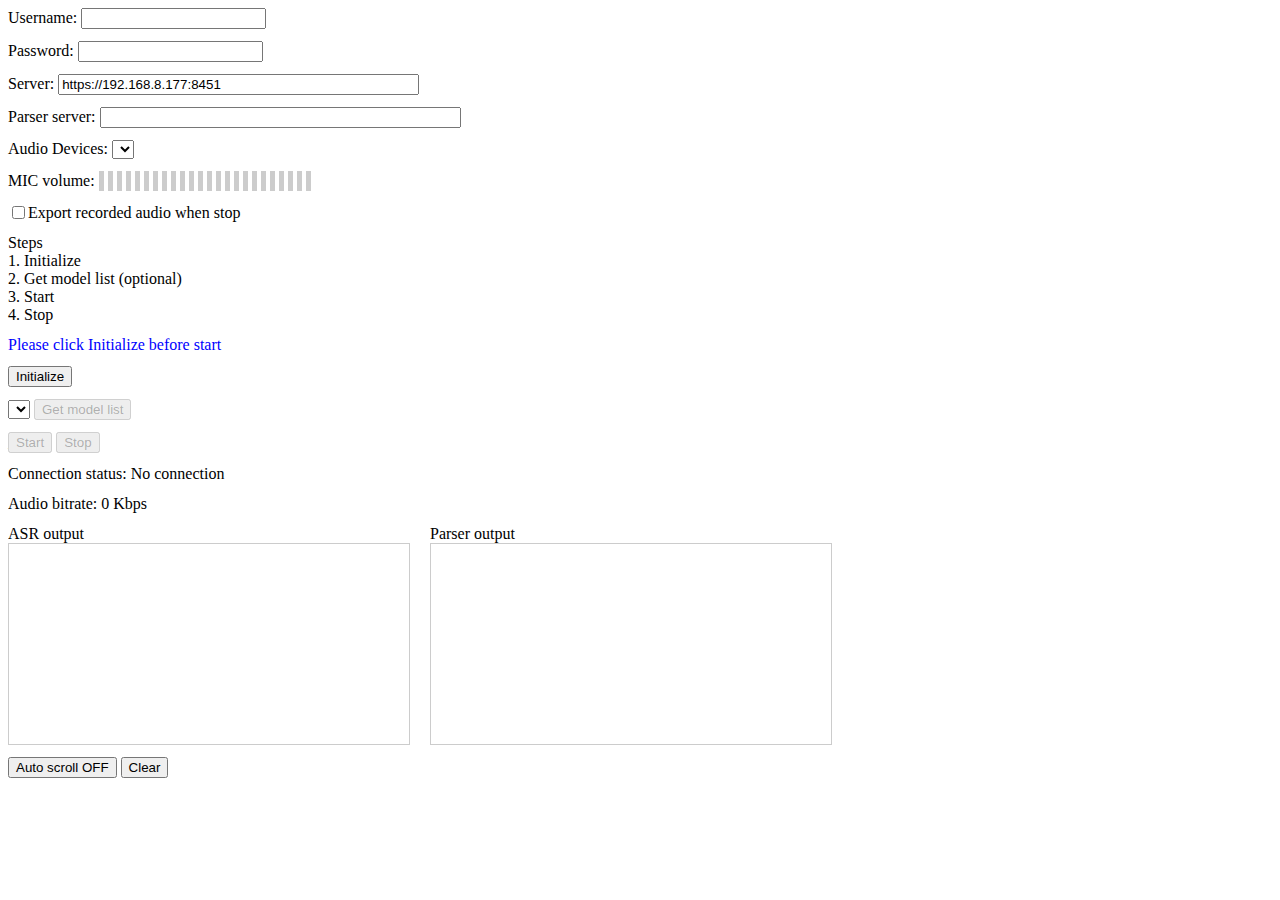
<file: websocket-record-demo.1-0-5/index.html>
<!DOCTYPE html>
<html lang="en">
  <head>
    <meta charset="UTF-8" />
    <meta http-equiv="X-UA-Compatible" content="IE=edge" />
    <meta name="viewport" content="width=device-width, initial-scale=1.0" />
    <title>Demo</title>
    <style>
      p {
        margin: 0;
      }

      .red {
        color: red;
      }

      .green {
        color: green;
      }

      .blue {
        color: blue;
      }

      .mb-12 {
        margin-bottom: 12px;
      }

      .mr-4 {
        margin-right: 4px;
      }

      .volume-group {
        display: flex;
        align-items: center;
      }

      .volume-group .volume-cell {
        width: 5px;
        height: 20px;
        background-color: #cccccc;
        margin-right: 4px;
      }

      .result-block {
        display: flex;
        gap: 20px;
      }

      #js-content,
      #js-parser-result {
        border: 1px solid #cccccc;
        width: 400px;
        height: 200px;
        overflow-y: scroll;
      }

      .record-file-block {
        display: flex;
        align-items: center;
      }
    </style>
  </head>
  <body>
    <form>
      <div class="mb-12">
        <label for="username">Username:</label>
        <input type="text" id="username" name="username" value="" />
      </div>

      <div class="mb-12">
        <label for="password">Password:</label>
        <input type="password" id="password" name="password" value="" />
      </div>

      <div class="mb-12">
        <label for="url">Server:</label>
        <input
          type="text"
          id="url"
          name="url"
          value="https://192.168.8.177:8451"
          size="42"
        />
      </div>

      <div class="mb-12">
        <label for="parser">Parser server:</label>
        <input
          type="text"
          id="parser"
          name="parser"
          name="parser"
          value=""
          size="42"
        />
      </div>

      <div class="mb-12">
        <label for="devices">Audio Devices:</label>
        <select name="devices" id="devices"></select>
      </div>

      <div class="volume-group mb-12">
        <div class="mr-4">MIC volume:</div>
        <div class="volume-cell"></div>
        <div class="volume-cell"></div>
        <div class="volume-cell"></div>
        <div class="volume-cell"></div>
        <div class="volume-cell"></div>
        <div class="volume-cell"></div>
        <div class="volume-cell"></div>
        <div class="volume-cell"></div>
        <div class="volume-cell"></div>
        <div class="volume-cell"></div>
        <div class="volume-cell"></div>
        <div class="volume-cell"></div>
        <div class="volume-cell"></div>
        <div class="volume-cell"></div>
        <div class="volume-cell"></div>
        <div class="volume-cell"></div>
        <div class="volume-cell orange"></div>
        <div class="volume-cell orange"></div>
        <div class="volume-cell orange"></div>
        <div class="volume-cell orange"></div>
        <div class="volume-cell red"></div>
        <div class="volume-cell red"></div>
        <div class="volume-cell red"></div>
        <div class="volume-cell red"></div>
      </div>

      <div class="record-file-block mb-12">
        <input type="checkbox" id="js-record-file" value="true" />
        <label for="js-record-file">Export recorded audio when stop</label>
      </div>

      <div id="user-guide" class="mb-12">
        Steps<br />1. Initialize<br />2. Get model list (optional)<br />3.
        Start<br />4. Stop
      </div>

      <div id="js-error-message" class="mb-12"></div>

      <div class="mb-12">
        <button id="js-init-button">Initialize</button>
      </div>
    </form>

    <div class="mb-12">
      <select id="js-model-select"></select>

      <button id="js-get-model-list-button" disabled>Get model list</button>
    </div>

    <div class="mb-12">
      <button id="js-start-record" disabled>Start</button>

      <button id="js-stop-record" disabled>Stop</button>
    </div>

    <div id="js-websocket-status" class="mb-12"></div>

    <div id="js-audio-bps" class="mb-12"></div>

    <div class="result-block">
      <div>
        ASR output
        <div id="js-content" class="mb-12"></div>
      </div>

      <div>
        Parser output
        <div id="js-parser-result"></div>
      </div>
    </div>

    <div class="mb-12">
      <button id="js-auto-scroll">Auto scroll OFF</button>
      <button id="js-clear-content-button">Clear</button>
    </div>

    <script src="./Parser.js"></script>
    <script src="./ASRRecorder.js"></script>
    <script>
      (function () {
        // 版本資訊
        const VERSION = "1.0.5";
        console.log(`Demo index.html version: ${VERSION}`);

        let Recorder = null;
        let autoScroll = true;

        /**
         * 抓取 DOM
         */
        const username = document.querySelector("#username");
        const password = document.querySelector("#password");
        const devices = document.querySelector("#devices");
        const url = document.querySelector("#url");
        const parserUrl = document.querySelector("#parser");
        const initButton = document.querySelector("#js-init-button");
        const message = document.querySelector("#js-error-message");
        const getModelListButton = document.querySelector(
          "#js-get-model-list-button"
        );
        const startRecordBtn = document.querySelector("#js-start-record");
        const stopRecordBtn = document.querySelector("#js-stop-record");
        const websocketStatus = document.querySelector("#js-websocket-status");
        const content = document.querySelector("#js-content");
        const modelSelect = document.querySelector("#js-model-select");
        const clearContentButton = document.querySelector(
          "#js-clear-content-button"
        );
        const autoScrollButton = document.querySelector("#js-auto-scroll");
        const audioBits = document.getElementById("js-audio-bps");
        const volumeCells = document.querySelectorAll(".volume-cell");
        const recordFileCheckbox = document.querySelector("#js-record-file");
        const parserResult = document.querySelector("#js-parser-result");

        /**
         * 初始化 DOM 之顯示文字
         */
        message.innerText = "Please click Initialize before start";
        message.classList.add("blue");
        const connStatusLabel = "Connection status: ";
        const audioBpsLabel = "Audio bitrate: ";
        websocketStatus.innerText = `${connStatusLabel} No connection`;
        audioBits.innerText = `${audioBpsLabel} 0 Kbps`;

        /**
         * 抓取 DOM 並設定事件監聽
         */
        initButton.addEventListener("click", handleInit);
        getModelListButton.addEventListener("click", handleGetModelList);
        startRecordBtn.addEventListener("click", handleStart);
        stopRecordBtn.addEventListener("click", handleStop);
        autoScrollButton.addEventListener("click", handleAutoScroll);
        clearContentButton.addEventListener("click", handleClear);
        recordFileCheckbox.addEventListener("change", handleChangeRecordFile);

        /**
         * 使用代理器處理狀態
         */
        const handler = {
          set: function (obj, props, value) {
            obj[props] = value;

            if (obj.status) {
              getModelListButton.removeAttribute("disabled");
              startRecordBtn.removeAttribute("disabled");
              stopRecordBtn.removeAttribute("disabled");
            } else {
              getModelListButton.setAttribute("disabled", true);
              startRecordBtn.setAttribute("disabled", true);
              stopRecordBtn.setAttribute("disabled", true);
              modelSelect.innerText = "";
            }

            if (obj.status && obj.isRecording) {
              stopRecordBtn.removeAttribute("disabled");
              startRecordBtn.setAttribute("disabled", true);
            } else if (obj.status && !obj.isRecording) {
              startRecordBtn.removeAttribute("disabled");
              stopRecordBtn.setAttribute("disabled", true);
            }
          },
        };
        const proxy = new Proxy({ status: false, isRecording: false }, handler);

        /**
         * 允許麥克風權限
         *
         * 此步驟只是為了獲取麥克風權限，實際操作須至 ASRRecorder.js 中執行
         */
        let tempStream = null;
        async function getUserMediaPermission() {
          tempStream = await navigator.mediaDevices.getUserMedia({
            audio: {
              noiseSuppression: false,
              autoGainControl: false,
            },
            video: false,
          });
        }

        /**
         * 創建可選擇 audio devices 列表
         */
        async function getAudioDevices() {
          if (!tempStream) {
            await getUserMediaPermission();
          }

          const audioDevices = await navigator.mediaDevices.enumerateDevices();

          audioDevices.forEach((device) => {
            if (device.kind === "audioinput") {
              const option = document.createElement("option");
              option.value = device.deviceId;
              option.text = device.label;
              devices.appendChild(option);
            }
          });

          // 釋放掉 stream 因為只是一次性需獲取麥克風權限
          tempStream.getTracks().forEach((track) => track.stop());
        }
        getAudioDevices();

        /**
         * 初始化
         */
        async function handleInit(event) {
          event.preventDefault();

          // 清除狀態 classes
          message.classList.remove("red", "green", "blue");

          if (!username.value && !password.value && !url.value) {
            message.innerText =
              "Please input username, password, and server URL";
            message.classList.remove("green");
            message.classList.add("red");
            return;
          }

          /**
           * 初始化 Recorder 參數依序為 username, password, API url, isRecord
           *
           * 請輸入提供之帳號
           * 請輸入提供之密碼
           * 請輸入提供之 API 網址
           * 請輸入是否於錄音完成後輸出錄音檔案
           */
          try {
            handleDestroy();

            Recorder = new ASRRecorder(
              username.value,
              password.value,
              url.value,
              recordFileCheckbox.checked
            );
            message.innerText = "Initialized";
            message.classList.add("green");

            proxy.status = true;
          } catch (error) {
            message.innerText = error;
            message.classList.add("red");

            proxy.status = false;
          }
        }

        /**
         * 若需修改 ASR model，可抓取 ASR 所提供的 Model 訓練資料 (optional)
         */
        async function handleGetModelList() {
          if (!Recorder) return;
          try {
            const { data } = await Recorder.getModelList();

            if (data) {
              modelSelect.innerText = "";
              data.forEach((item) => {
                const option = document.createElement("option");
                option.value = item.name;
                option.innerText = item.displayName;
                if (item.isDefaultModel === 1) {
                  option.setAttribute("selected", true);
                }
                modelSelect.appendChild(option);
              });
            }
          } catch (error) {
            console.log(error);
          }
        }

        /**
         * 開始轉換聲音資料
         *
         * 重要：請使用 callback 回傳抓取翻譯結果
         */
        async function handleStart() {
          // 第一個參數為 model 若無設定 null ，則使用預設模型
          // 第二個參數為 device 若無設定請輸入 null ，則使用預設聲音設備
          // 第三個參數為 parser 的網址，若無設定則不會觸發 parser
          // 第四個參數為 callback，回傳結果
          const options = modelSelect.options;
          const index = modelSelect.options.selectedIndex;
          const model = index !== -1 ? options[index].value : null;

          const deviceIndex = devices.options.selectedIndex;
          const deviceValue = devices.options[deviceIndex].value;
          const parserUrlValue = parserUrl.value;

          websocketStatus.innerText = `${connStatusLabel} Connecting ...`;

          try {
            await Recorder.start(model, deviceValue, parserUrlValue, (data) => {
              if (data.type === "Parser") {
                handleRenderParserResult(data);
                return;
              }

              handleRender(data);
            });
            await setScreenLock(); // 鎖定畫面
            proxy.isRecording = true;
          } catch (error) {
            console.log(error);
            websocketStatus.innerText = `${connStatusLabel} ${error}`;
            handleStop();
          }
        }

        /**
         * 停止轉換聲音資料
         */
        async function handleStop() {
          await Recorder.stop();
          await releaseScreenLock(); // 釋放畫面
          handleVolumeCellColor(0);
          proxy.isRecording = false;
        }

        /**
         * 當你離開頁面時，若頁面有 keep-alive 機制，請用此函式停止轉換聲音資料及回復 ASRRecorder 初始狀態
         */
        function handleDestroy() {
          if (Recorder) Recorder.destroy();
        }

        /**
         * 渲染麥克風聲音強度
         */
        const volumeCellLength = volumeCells.length;
        const maximumValue = 60;
        const gap = maximumValue / volumeCellLength; // 60 / 24 = 2.5
        function handleVolumeCellColor(volume) {
          const dB = handleConvertDecibel(volume);
          const allVolumeCells = [...volumeCells];
          const numberOfCells = Math.round(dB / gap);

          let cellsToColored;
          if (numberOfCells >= volumeCellLength) {
            cellsToColored = allVolumeCells.slice(volumeCellLength);
          } else {
            cellsToColored = allVolumeCells.slice(
              0,
              volumeCellLength - numberOfCells
            );
          }

          for (const cell of allVolumeCells)
            cell.style.backgroundColor = "#cccccc";

          for (const cell of cellsToColored) {
            const classes = cell.classList;

            cell.style.backgroundColor = classes.contains("red")
              ? "#f56c6c"
              : classes.contains("orange")
              ? "#e6a23c"
              : "#67c23a";
          }
        }

        /**
         * 將聲音量化成分貝(dB)
         *
         * 注意：我們僅用分貝公式特性計算聲音強度與 16bits 邊界值(boundary)的關係，使用的是線性比例，並非實際的分貝
         * formula ref: https://dspillustrations.com/pages/posts/misc/decibel-conversion-factor-10-or-factor-20.html
         */
        function handleConvertDecibel(volume) {
          return -10 * Math.log10(volume);
        }

        /**
         * Demo 如何將翻譯好的資料渲染到畫面上
         */
        function handleRender(data) {
          const { code, result, status, message, bits, volume } = data;

          if (status) {
            if (status === "opened") {
              websocketStatus.innerText = `${connStatusLabel} Connected (${message})`;
            } else if (status === "closed") {
              websocketStatus.innerText = `${connStatusLabel} Disconnected (${message})`;
              audioBits.innerText = `${audioBpsLabel} 0 Kbps`;
              handleStop();
            } else if (status === "bits") {
              audioBits.innerText = `${audioBpsLabel} ${bits} Kbps`;
            } else if (status === "volume") {
              handleVolumeCellColor(volume);
            }

            return;
          }

          // 此狀態為 ASR 啟動中，可忽略
          if (code === 100 || code === 180) return;

          // 處理錯誤
          // STATUS_UNAUTHORIZED = 401;
          // BRIDGE_STATUS_IDLE_TIMEOUT = 408;
          // BRIDGE_STATUS_UNSUPPORTED_PARAMS = 415;
          // BRIDGE_STATUS_NO_RESOURCE = 486;
          // BRIDGE_STATUS_SERVER_ERROR = 500;
          // BRIDGE_STATUS_SERVER_UNREACHED = 502;
          // BRIDGE_STATUS_SERVER_ABORT = 503;
          // BRIDGE_STATUS_UNKNOWN = 599;
          const errorCode = [401, 408, 415, 486, 500, 502, 503, 599];
          if (errorCode.includes(code)) {
            websocketStatus.innerText = `${connStatusLabel} Connected (${message})`;
            audioBits.innerText = `${audioBpsLabel} 0 Kbps`;
            handleStop();
          }

          // 處理 204 處理完成情況
          if (code === 204) {
            handleStop();
          }

          // 此狀態為 ASR 轉換完成，並可渲染至頁面上
          if (code === 200) {
            const { segment, transcript, final } = result[0];

            const dom = document.querySelector(`[data-segment="${segment}"]`);

            if (!dom) {
              const d = document.createElement("p");
              d.dataset.segment = segment;
              d.innerText = transcript;

              content.appendChild(d);
            } else {
              dom.innerText = transcript;
            }

            if (autoScroll) {
              // ASR output 區塊
              content.scrollTop = content.scrollHeight;
              content.animate({ scrollTop: content.scrollHeight });

              parserResult.scrollTop = parserResult.scrollHeight;
              parserResult.animate({ scrollTop: parserResult.scrollHeight });
            }
          }
        }

        /**
         * 渲染 parser 結果
         */
        function handleRenderParserResult(data) {
          const dom = document.createElement("p");
          dom.innerText = JSON.stringify(data);

          parserResult.appendChild(dom);
        }

        /**
         * 處理 auto scroll
         */
        function handleAutoScroll() {
          autoScroll = !autoScroll;

          autoScrollButton.innerText = autoScroll
            ? "Auto scroll OFF"
            : "Auto scroll ON";
        }

        /**
         * 清除 js-content 資料
         */
        function handleClear() {
          content.innerHTML = "";
          parserResult.innerHTML = "";
        }

        /**
         * 確認瀏覽器是否支援 screen wake lock
         */
        function isScreenLockSupported() {
          return "wakeLock" in navigator;
        }

        /**
         * 設定瀏覽器 screen lock
         */
        let screenLock;
        async function setScreenLock() {
          if (isScreenLockSupported()) {
            try {
              screenLock = await navigator.wakeLock.request("screen");
              console.log(`screen lock ${screenLock}`);
            } catch (error) {
              console.log(error.name, error.message);
            }
          }
        }

        /**
         * 釋放瀏覽器 screen lock
         */
        async function releaseScreenLock() {
          if (typeof screenLock !== "undefined" && screenLock !== null) {
            await screenLock.release();
            console.log(`screen lock released`);
            screenLock = null;
          }
        }

        /**
         * 變更 isRecord 狀態
         */
        function handleChangeRecordFile() {
          if (Recorder) {
            Recorder.setIsRecord = recordFileCheckbox.checked;
          }
        }
      })();
    </script>
  </body>
</html>
</file>
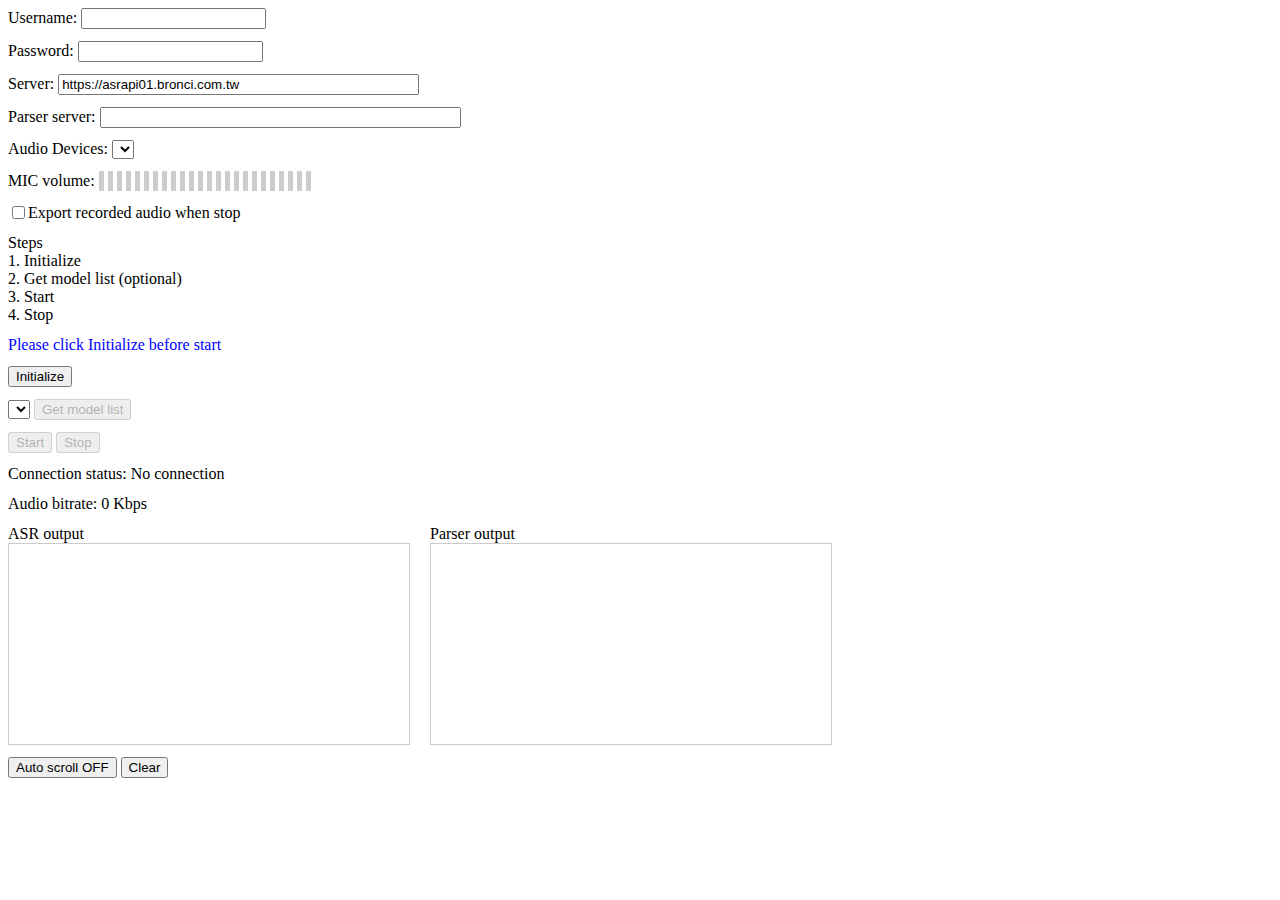
<file: websocket_record_demo_105/index.html>
<!DOCTYPE html>
<html lang="en">
  <head>
    <meta charset="UTF-8" />
    <meta http-equiv="X-UA-Compatible" content="IE=edge" />
    <meta name="viewport" content="width=device-width, initial-scale=1.0" />
    <title>Demo</title>
    <style>
      p {
        margin: 0;
      }

      .red {
        color: red;
      }

      .green {
        color: green;
      }

      .blue {
        color: blue;
      }

      .mb-12 {
        margin-bottom: 12px;
      }

      .mr-4 {
        margin-right: 4px;
      }

      .volume-group {
        display: flex;
        align-items: center;
      }

      .volume-group .volume-cell {
        width: 5px;
        height: 20px;
        background-color: #cccccc;
        margin-right: 4px;
      }

      .result-block {
        display: flex;
        gap: 20px;
      }

      #js-content,
      #js-parser-result {
        border: 1px solid #cccccc;
        width: 400px;
        height: 200px;
        overflow-y: scroll;
      }

      .record-file-block {
        display: flex;
        align-items: center;
      }
    </style>
  </head>
  <body>
    <form>
      <div class="mb-12">
        <label for="username">Username:</label>
        <input type="text" id="username" name="username" value="" />
      </div>

      <div class="mb-12">
        <label for="password">Password:</label>
        <input type="password" id="password" name="password" value="" />
      </div>

      <div class="mb-12">
        <label for="url">Server:</label>
        <input
          type="text"
          id="url"
          name="url"
          value="https://asrapi01.bronci.com.tw"
          size="42"
        />
      </div>

      <div class="mb-12">
        <label for="parser">Parser server:</label>
        <input
          type="text"
          id="parser"
          name="parser"
          name="parser"
          value=""
          size="42"
        />
      </div>

      <div class="mb-12">
        <label for="devices">Audio Devices:</label>
        <select name="devices" id="devices"></select>
      </div>

      <div class="volume-group mb-12">
        <div class="mr-4">MIC volume:</div>
        <div class="volume-cell"></div>
        <div class="volume-cell"></div>
        <div class="volume-cell"></div>
        <div class="volume-cell"></div>
        <div class="volume-cell"></div>
        <div class="volume-cell"></div>
        <div class="volume-cell"></div>
        <div class="volume-cell"></div>
        <div class="volume-cell"></div>
        <div class="volume-cell"></div>
        <div class="volume-cell"></div>
        <div class="volume-cell"></div>
        <div class="volume-cell"></div>
        <div class="volume-cell"></div>
        <div class="volume-cell"></div>
        <div class="volume-cell"></div>
        <div class="volume-cell orange"></div>
        <div class="volume-cell orange"></div>
        <div class="volume-cell orange"></div>
        <div class="volume-cell orange"></div>
        <div class="volume-cell red"></div>
        <div class="volume-cell red"></div>
        <div class="volume-cell red"></div>
        <div class="volume-cell red"></div>
      </div>

      <div class="record-file-block mb-12">
        <input type="checkbox" id="js-record-file" value="true" />
        <label for="js-record-file">Export recorded audio when stop</label>
      </div>

      <div id="user-guide" class="mb-12">
        Steps<br />1. Initialize<br />2. Get model list (optional)<br />3.
        Start<br />4. Stop
      </div>

      <div id="js-error-message" class="mb-12"></div>

      <div class="mb-12">
        <button id="js-init-button">Initialize</button>
      </div>
    </form>

    <div class="mb-12">
      <select id="js-model-select"></select>

      <button id="js-get-model-list-button" disabled>Get model list</button>
    </div>

    <div class="mb-12">
      <button id="js-start-record" disabled>Start</button>

      <button id="js-stop-record" disabled>Stop</button>
    </div>

    <div id="js-websocket-status" class="mb-12"></div>

    <div id="js-audio-bps" class="mb-12"></div>

    <div class="result-block">
      <div>
        ASR output
        <div id="js-content" class="mb-12"></div>
      </div>

      <div>
        Parser output
        <div id="js-parser-result"></div>
      </div>
    </div>

    <div class="mb-12">
      <button id="js-auto-scroll">Auto scroll OFF</button>
      <button id="js-clear-content-button">Clear</button>
    </div>

    <script src="./Parser.js"></script>
    <script src="./ASRRecorder.js"></script>
    <script>
      (function () {
        // 版本資訊
        const VERSION = "1.0.5";
        console.log(`Demo index.html version: ${VERSION}`);

        let Recorder = null;
        let autoScroll = true;

        /**
         * 抓取 DOM
         */
        const username = document.querySelector("#username");
        const password = document.querySelector("#password");
        const devices = document.querySelector("#devices");
        const url = document.querySelector("#url");
        const parserUrl = document.querySelector("#parser");
        const initButton = document.querySelector("#js-init-button");
        const message = document.querySelector("#js-error-message");
        const getModelListButton = document.querySelector(
          "#js-get-model-list-button"
        );
        const startRecordBtn = document.querySelector("#js-start-record");
        const stopRecordBtn = document.querySelector("#js-stop-record");
        const websocketStatus = document.querySelector("#js-websocket-status");
        const content = document.querySelector("#js-content");
        const modelSelect = document.querySelector("#js-model-select");
        const clearContentButton = document.querySelector(
          "#js-clear-content-button"
        );
        const autoScrollButton = document.querySelector("#js-auto-scroll");
        const audioBits = document.getElementById("js-audio-bps");
        const volumeCells = document.querySelectorAll(".volume-cell");
        const recordFileCheckbox = document.querySelector("#js-record-file");
        const parserResult = document.querySelector("#js-parser-result");

        /**
         * 初始化 DOM 之顯示文字
         */
        message.innerText = "Please click Initialize before start";
        message.classList.add("blue");
        const connStatusLabel = "Connection status: ";
        const audioBpsLabel = "Audio bitrate: ";
        websocketStatus.innerText = `${connStatusLabel} No connection`;
        audioBits.innerText = `${audioBpsLabel} 0 Kbps`;

        /**
         * 抓取 DOM 並設定事件監聽
         */
        initButton.addEventListener("click", handleInit);
        getModelListButton.addEventListener("click", handleGetModelList);
        startRecordBtn.addEventListener("click", handleStart);
        stopRecordBtn.addEventListener("click", handleStop);
        autoScrollButton.addEventListener("click", handleAutoScroll);
        clearContentButton.addEventListener("click", handleClear);
        recordFileCheckbox.addEventListener("change", handleChangeRecordFile);

        /**
         * 使用代理器處理狀態
         */
        const handler = {
          set: function (obj, props, value) {
            obj[props] = value;

            if (obj.status) {
              getModelListButton.removeAttribute("disabled");
              startRecordBtn.removeAttribute("disabled");
              stopRecordBtn.removeAttribute("disabled");
            } else {
              getModelListButton.setAttribute("disabled", true);
              startRecordBtn.setAttribute("disabled", true);
              stopRecordBtn.setAttribute("disabled", true);
              modelSelect.innerText = "";
            }

            if (obj.status && obj.isRecording) {
              stopRecordBtn.removeAttribute("disabled");
              startRecordBtn.setAttribute("disabled", true);
            } else if (obj.status && !obj.isRecording) {
              startRecordBtn.removeAttribute("disabled");
              stopRecordBtn.setAttribute("disabled", true);
            }
          },
        };
        const proxy = new Proxy({ status: false, isRecording: false }, handler);

        /**
         * 允許麥克風權限
         *
         * 此步驟只是為了獲取麥克風權限，實際操作須至 ASRRecorder.js 中執行
         */
        let tempStream = null;
        async function getUserMediaPermission() {
          tempStream = await navigator.mediaDevices.getUserMedia({
            audio: {
              noiseSuppression: false,
              autoGainControl: false,
            },
            video: false,
          });
        }

        /**
         * 創建可選擇 audio devices 列表
         */
        async function getAudioDevices() {
          if (!tempStream) {
            await getUserMediaPermission();
          }

          const audioDevices = await navigator.mediaDevices.enumerateDevices();

          audioDevices.forEach((device) => {
            if (device.kind === "audioinput") {
              const option = document.createElement("option");
              option.value = device.deviceId;
              option.text = device.label;
              devices.appendChild(option);
            }
          });

          // 釋放掉 stream 因為只是一次性需獲取麥克風權限
          tempStream.getTracks().forEach((track) => track.stop());
        }
        getAudioDevices();

        /**
         * 初始化
         */
        async function handleInit(event) {
          event.preventDefault();

          // 清除狀態 classes
          message.classList.remove("red", "green", "blue");

          if (!username.value && !password.value && !url.value) {
            message.innerText =
              "Please input username, password, and server URL";
            message.classList.remove("green");
            message.classList.add("red");
            return;
          }

          /**
           * 初始化 Recorder 參數依序為 username, password, API url, isRecord
           *
           * 請輸入提供之帳號
           * 請輸入提供之密碼
           * 請輸入提供之 API 網址
           * 請輸入是否於錄音完成後輸出錄音檔案
           */
          try {
            handleDestroy();

            Recorder = new ASRRecorder(
              username.value,
              password.value,
              url.value,
              recordFileCheckbox.checked
            );
            message.innerText = "Initialized";
            message.classList.add("green");

            proxy.status = true;
          } catch (error) {
            message.innerText = error;
            message.classList.add("red");

            proxy.status = false;
          }
        }

        /**
         * 若需修改 ASR model，可抓取 ASR 所提供的 Model 訓練資料 (optional)
         */
        async function handleGetModelList() {
          if (!Recorder) return;
          try {
            const { data } = await Recorder.getModelList();

            if (data) {
              modelSelect.innerText = "";
              data.forEach((item) => {
                const option = document.createElement("option");
                option.value = item.name;
                option.innerText = item.displayName;
                if (item.isDefaultModel === 1) {
                  option.setAttribute("selected", true);
                }
                modelSelect.appendChild(option);
              });
            }
          } catch (error) {
            console.log(error);
          }
        }

        /**
         * 開始轉換聲音資料
         *
         * 重要：請使用 callback 回傳抓取翻譯結果
         */
        async function handleStart() {
          // 第一個參數為 model 若無設定 null ，則使用預設模型
          // 第二個參數為 device 若無設定請輸入 null ，則使用預設聲音設備
          // 第三個參數為 parser 的網址，若無設定則不會觸發 parser
          // 第四個參數為 callback，回傳結果
          const options = modelSelect.options;
          const index = modelSelect.options.selectedIndex;
          const model = index !== -1 ? options[index].value : null;

          const deviceIndex = devices.options.selectedIndex;
          const deviceValue = devices.options[deviceIndex].value;
          const parserUrlValue = parserUrl.value;

          websocketStatus.innerText = `${connStatusLabel} Connecting ...`;

          try {
            await Recorder.start(model, deviceValue, parserUrlValue, (data) => {
              if (data.type === "Parser") {
                handleRenderParserResult(data);
                return;
              }

              handleRender(data);
            });
            await setScreenLock(); // 鎖定畫面
            proxy.isRecording = true;
          } catch (error) {
            console.log(error);
            websocketStatus.innerText = `${connStatusLabel} ${error}`;
            handleStop();
          }
        }

        /**
         * 停止轉換聲音資料
         */
        async function handleStop() {
          await Recorder.stop();
          await releaseScreenLock(); // 釋放畫面
          handleVolumeCellColor(0);
          proxy.isRecording = false;
        }

        /**
         * 當你離開頁面時，若頁面有 keep-alive 機制，請用此函式停止轉換聲音資料及回復 ASRRecorder 初始狀態
         */
        function handleDestroy() {
          if (Recorder) Recorder.destroy();
        }

        /**
         * 渲染麥克風聲音強度
         */
        const volumeCellLength = volumeCells.length;
        const maximumValue = 60;
        const gap = maximumValue / volumeCellLength; // 60 / 24 = 2.5
        function handleVolumeCellColor(volume) {
          const dB = handleConvertDecibel(volume);
          const allVolumeCells = [...volumeCells];
          const numberOfCells = Math.round(dB / gap);

          let cellsToColored;
          if (numberOfCells >= volumeCellLength) {
            cellsToColored = allVolumeCells.slice(volumeCellLength);
          } else {
            cellsToColored = allVolumeCells.slice(
              0,
              volumeCellLength - numberOfCells
            );
          }

          for (const cell of allVolumeCells)
            cell.style.backgroundColor = "#cccccc";

          for (const cell of cellsToColored) {
            const classes = cell.classList;

            cell.style.backgroundColor = classes.contains("red")
              ? "#f56c6c"
              : classes.contains("orange")
              ? "#e6a23c"
              : "#67c23a";
          }
        }

        /**
         * 將聲音量化成分貝(dB)
         *
         * 注意：我們僅用分貝公式特性計算聲音強度與 16bits 邊界值(boundary)的關係，使用的是線性比例，並非實際的分貝
         * formula ref: https://dspillustrations.com/pages/posts/misc/decibel-conversion-factor-10-or-factor-20.html
         */
        function handleConvertDecibel(volume) {
          return -10 * Math.log10(volume);
        }

        /**
         * Demo 如何將翻譯好的資料渲染到畫面上
         */
        function handleRender(data) {
          const { code, result, status, message, bits, volume } = data;

          if (status) {
            if (status === "opened") {
              websocketStatus.innerText = `${connStatusLabel} Connected (${message})`;
            } else if (status === "closed") {
              websocketStatus.innerText = `${connStatusLabel} Disconnected (${message})`;
              audioBits.innerText = `${audioBpsLabel} 0 Kbps`;
              handleStop();
            } else if (status === "bits") {
              audioBits.innerText = `${audioBpsLabel} ${bits} Kbps`;
            } else if (status === "volume") {
              handleVolumeCellColor(volume);
            }

            return;
          }

          // 此狀態為 ASR 啟動中，可忽略
          if (code === 100 || code === 180) return;

          // 處理錯誤
          // STATUS_UNAUTHORIZED = 401;
          // BRIDGE_STATUS_IDLE_TIMEOUT = 408;
          // BRIDGE_STATUS_UNSUPPORTED_PARAMS = 415;
          // BRIDGE_STATUS_NO_RESOURCE = 486;
          // BRIDGE_STATUS_SERVER_ERROR = 500;
          // BRIDGE_STATUS_SERVER_UNREACHED = 502;
          // BRIDGE_STATUS_SERVER_ABORT = 503;
          // BRIDGE_STATUS_UNKNOWN = 599;
          const errorCode = [401, 408, 415, 486, 500, 502, 503, 599];
          if (errorCode.includes(code)) {
            websocketStatus.innerText = `${connStatusLabel} Connected (${message})`;
            audioBits.innerText = `${audioBpsLabel} 0 Kbps`;
            handleStop();
          }

          // 處理 204 處理完成情況
          if (code === 204) {
            handleStop();
          }

          // 此狀態為 ASR 轉換完成，並可渲染至頁面上
          if (code === 200) {
            const { segment, transcript, final } = result[0];

            const dom = document.querySelector(`[data-segment="${segment}"]`);

            if (!dom) {
              const d = document.createElement("p");
              d.dataset.segment = segment;
              d.innerText = transcript;

              content.appendChild(d);
            } else {
              dom.innerText = transcript;
            }

            if (autoScroll) {
              // ASR output 區塊
              content.scrollTop = content.scrollHeight;
              content.animate({ scrollTop: content.scrollHeight });

              parserResult.scrollTop = parserResult.scrollHeight;
              parserResult.animate({ scrollTop: parserResult.scrollHeight });
            }
          }
        }

        /**
         * 渲染 parser 結果
         */
        function handleRenderParserResult(data) {
          const dom = document.createElement("p");
          dom.innerText = JSON.stringify(data);

          parserResult.appendChild(dom);
        }

        /**
         * 處理 auto scroll
         */
        function handleAutoScroll() {
          autoScroll = !autoScroll;

          autoScrollButton.innerText = autoScroll
            ? "Auto scroll OFF"
            : "Auto scroll ON";
        }

        /**
         * 清除 js-content 資料
         */
        function handleClear() {
          content.innerHTML = "";
          parserResult.innerHTML = "";
        }

        /**
         * 確認瀏覽器是否支援 screen wake lock
         */
        function isScreenLockSupported() {
          return "wakeLock" in navigator;
        }

        /**
         * 設定瀏覽器 screen lock
         */
        let screenLock;
        async function setScreenLock() {
          if (isScreenLockSupported()) {
            try {
              screenLock = await navigator.wakeLock.request("screen");
              console.log(`screen lock ${screenLock}`);
            } catch (error) {
              console.log(error.name, error.message);
            }
          }
        }

        /**
         * 釋放瀏覽器 screen lock
         */
        async function releaseScreenLock() {
          if (typeof screenLock !== "undefined" && screenLock !== null) {
            await screenLock.release();
            console.log(`screen lock released`);
            screenLock = null;
          }
        }

        /**
         * 變更 isRecord 狀態
         */
        function handleChangeRecordFile() {
          if (Recorder) {
            Recorder.setIsRecord = recordFileCheckbox.checked;
          }
        }
      })();
    </script>
  </body>
</html>
</file>
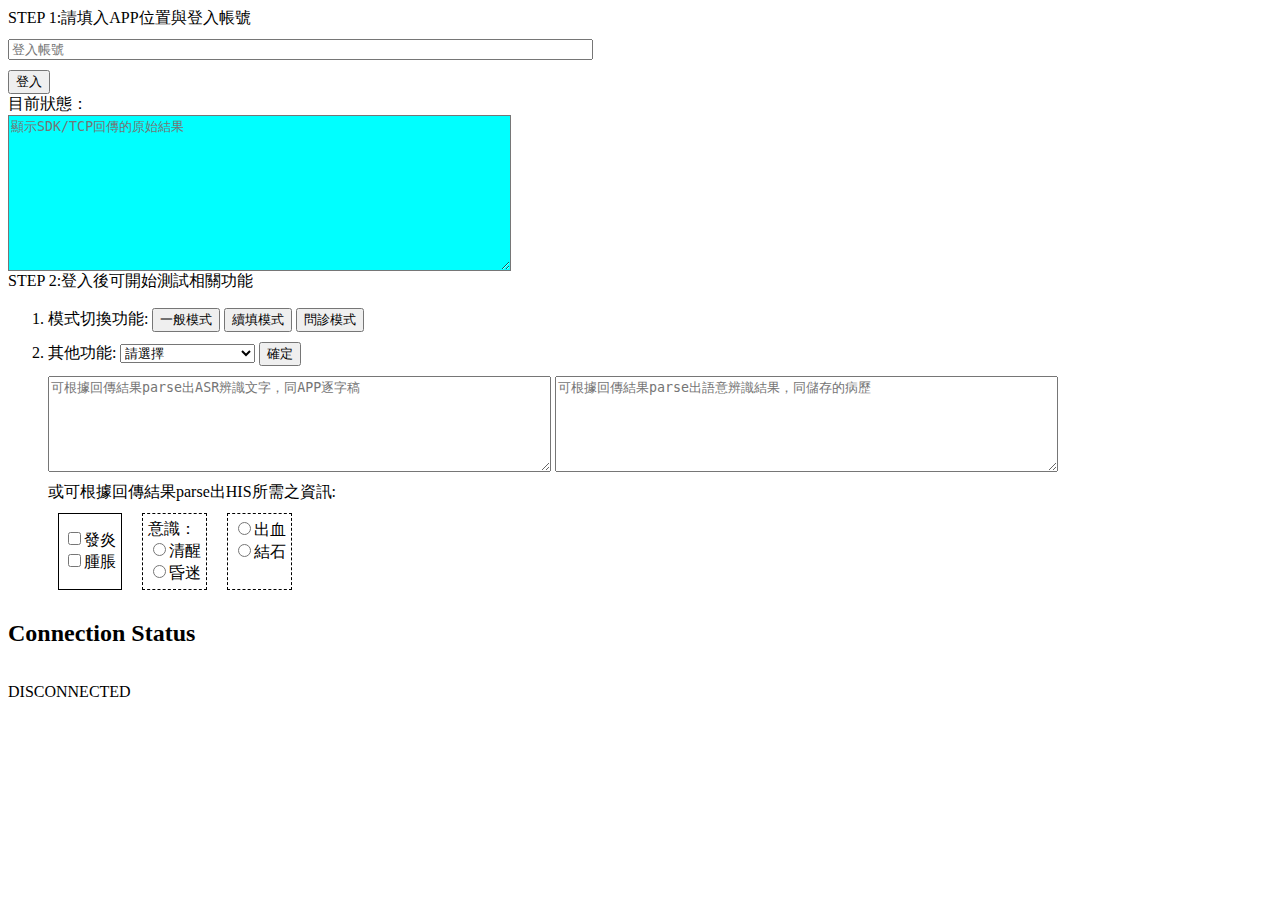
<file: AsusWebSocketClient/client.html>
<!DOCTYPE html>

<html lang="en">

<head>
    <meta http-equiv="X-UA-Compatible" content="IE=edge,chrome=1" />
    <meta http-equiv="Content-Type" content="text/html; charset=utf-8">
    <meta name="viewport" content="width=device-width,minimum-scale=1,initial-scale=1,maximum-scale=1">
    <link rel="stylesheet" href="./client.css" />
    <script src="https://cdnjs.cloudflare.com/ajax/libs/jquery/3.6.1/jquery.min.js"></script>
    <title>WebSocket Client Sample</title>
</head>

<body>
    <div id="login">
        <span>STEP 1:請填入APP位置與登入帳號</span>
        <!-- <div><input id="appPath" size="70" placeholder="APP位置(EX: C:\ASUS\ASUS Medical Voice Recognition Demo\華碩醫療語音Demo.exe)" type="text"></div> -->
        <div><input id="account" size="70" placeholder="登入帳號" type="text"></div>
        <button onclick="login()">登入</button>
    </div>

    <div id="status">
        <div>目前狀態：</div>
        <textarea id="currentStatus" cols="60" rows="10" readonly="readonly" placeholder="顯示SDK/TCP回傳的原始結果"></textarea>
    </div>

    <div id="testFunction">
        <span>STEP 2:登入後可開始測試相關功能</span>
        <ol>
            <li>
                <a>模式切換功能:</a>
                <button onclick="button_normal_mode()">一般模式</button>
                <button onclick="button_continuous_mode()">續填模式</button>
                <button onclick="button_inquiry_mode()">問診模式</button>
            </li>
            <li>
                <a>其他功能:</a>
                <span>
                    <select id="otherFunction" onchange="change_select(this)">
                        <option value="" disabled selected>請選擇</option>
                        <option value="getStatus">getStatus</option>
                        <option value="setContext">setContext</option>
                        <option value="speechToIntent">speechToIntent</option>
                        <option value="finish">finish</option>
                        <option value="speechToText">speechToText</option>
                        <option value="textToIntent">textToIntent</option>
                        <option value="learning">learning</option>
                        <option value="logOff">logOff</option>
                        <option value="resetContext">resetContext</option>
                        <option value="showMsg">showMsg</option>
                        <option value="background">background</option>
                        <option value="foreground">foreground</option>
                        <option value="shutdown">shutdown</option>
                        <option value="connect">connect</option>
                        <option value="disconnect">disconnect</option>
                        <option value="getRecordingMode">getRecordingMode</option>
                    </select>
                    <button onclick="function_select()">確定</button>
                    <a id="labelFunctionHint"> </a>
                </span>

                <div>
                    <input id="Formid" class="setContextField" placeholder="Formid" type="text">
                    <input id="BedNo" class="setContextField" placeholder="BedNo" type="text">
                    <input id="SubFormid" class="setContextField" placeholder="SubFormid" type="text">
                </div>

                <div>
                    <textarea id="Transcript" cols="60" rows="6" readonly="readonly" placeholder="可根據回傳結果parse出ASR辨識文字，同APP逐字稿"></textarea>
                    <textarea id="MedicalRecord" cols="60" rows="6" readonly="readonly" placeholder="可根據回傳結果parse出語意辨識結果，同儲存的病歷"></textarea>
                </div>

                <div>
                    <a>或可根據回傳結果parse出HIS所需之資訊:</a>
                    <form id="HisInfo">
                        <div class="group">
                            <div>
                                <input type="checkbox" id="inflamedButton" name="inflamed">發炎<br>
                                <input type="checkbox" id="swellingButton" name="swelling">腫脹<br>
                            </div>
                        </div>
                        
                        <div class="group dashed">
                            <a>意識：<br></a>
                            <input type="radio" id="sobrietyButton" name="consciousness" value="sobriety">清醒<br>
                            <input type="radio" id="comaButton" name="consciousness" value="coma">昏迷<br>
                        </div>


                        <div class="group dashed">
                            <input type="radio" id="bleedingButton" name="internal" value="bleeding">出血<br>
                            <input type="radio" id="stoneButton" name="internal" value="stone">結石<br>
                        </div>
                        
                    </form>
                </div>
            </li>
        </ol>

        
    </div>


    <h2>Connection Status</h2>
    <div id="output"></div>
</body>

<script src="./client.js"></script>

</html>
</file>
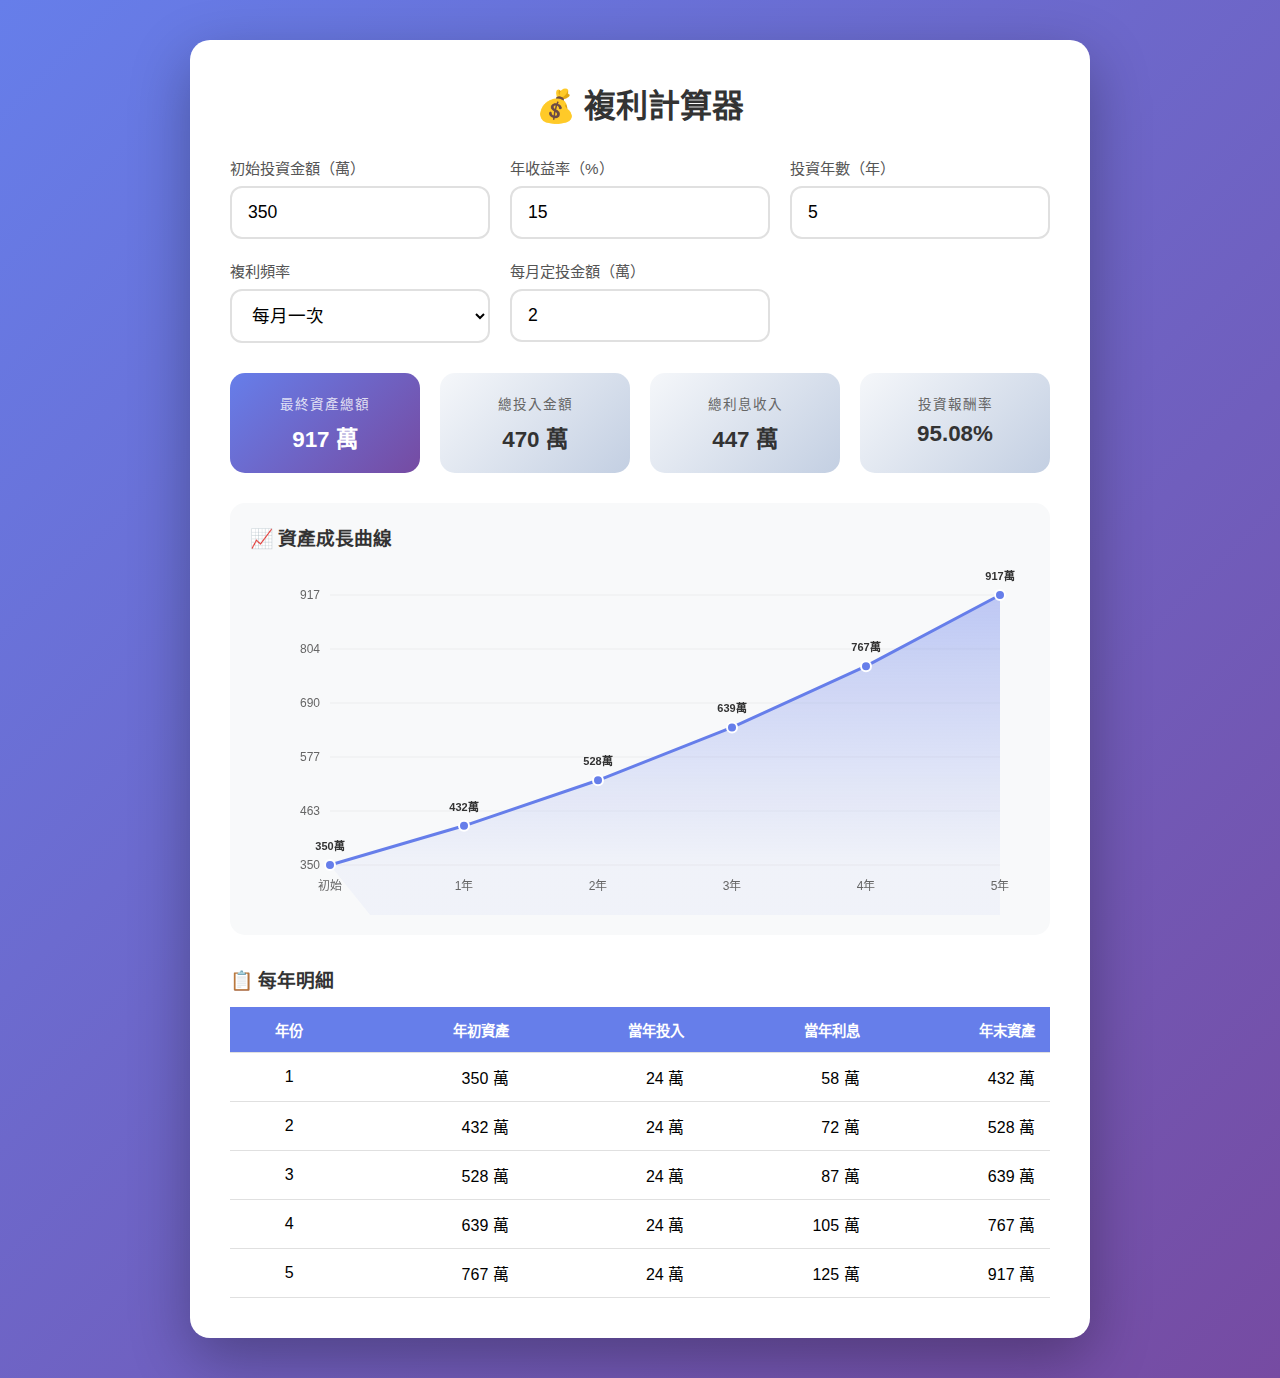
<file: Gemini/複利計算器_準確.html>
<!DOCTYPE html>
<html lang="zh-TW">
<head>
    <meta charset="UTF-8">
    <meta name="viewport" content="width=device-width, initial-scale=1.0">
    <title>複利計算器</title>
    <style>
        * {
            margin: 0;
            padding: 0;
            box-sizing: border-box;
        }

        body {
            font-family: 'Microsoft JhengHei', 'Segoe UI', Tahoma, Geneva, Verdana, sans-serif;
            background: linear-gradient(135deg, #667eea 0%, #764ba2 100%);
            min-height: 100vh;
            display: flex;
            justify-content: center;
            align-items: flex-start;
            padding: 40px 20px;
        }

        .container {
            background: white;
            border-radius: 20px;
            box-shadow: 0 20px 60px rgba(0, 0, 0, 0.3);
            padding: 40px;
            max-width: 900px;
            width: 100%;
        }

        h1 {
            text-align: center;
            color: #333;
            margin-bottom: 30px;
            font-size: 2rem;
        }

        .input-section {
            display: grid;
            grid-template-columns: repeat(auto-fit, minmax(250px, 1fr));
            gap: 20px;
            margin-bottom: 30px;
        }

        .input-group {
            display: flex;
            flex-direction: column;
        }

        .input-group label {
            margin-bottom: 8px;
            color: #555;
            font-weight: 500;
            font-size: 0.95rem;
        }

        .input-group input,
        .input-group select {
            padding: 14px 16px;
            border: 2px solid #e0e0e0;
            border-radius: 12px;
            font-size: 1.1rem;
            transition: border-color 0.3s, box-shadow 0.3s;
            background: white;
        }

        .input-group input:focus,
        .input-group select:focus {
            outline: none;
            border-color: #667eea;
            box-shadow: 0 0 0 3px rgba(102, 126, 234, 0.2);
        }

        .results-section {
            margin-top: 30px;
            display: none;
        }

        .results-section.show {
            display: block;
        }

        .results-grid {
            display: grid;
            grid-template-columns: repeat(auto-fit, minmax(180px, 1fr));
            gap: 20px;
            margin-bottom: 30px;
        }

        .result-card {
            background: linear-gradient(135deg, #f5f7fa 0%, #c3cfe2 100%);
            padding: 20px;
            border-radius: 15px;
            text-align: center;
        }

        .result-card.highlight {
            background: linear-gradient(135deg, #667eea 0%, #764ba2 100%);
            color: white;
        }

        .result-card .label {
            font-size: 0.85rem;
            color: #666;
            margin-bottom: 8px;
            text-transform: uppercase;
            letter-spacing: 1px;
        }

        .result-card.highlight .label {
            color: rgba(255, 255, 255, 0.8);
        }

        .result-card .value {
            font-size: 1.4rem;
            font-weight: 700;
            color: #333;
        }

        .result-card.highlight .value {
            color: white;
        }

        .chart-container {
            background: #f8f9fa;
            border-radius: 15px;
            padding: 20px;
            margin-top: 20px;
        }

        .chart-container h3 {
            margin-bottom: 15px;
            color: #333;
        }

        .chart-wrapper {
            position: relative;
            width: 100%;
            height: 350px;
        }

        canvas {
            width: 100%;
            height: 100%;
        }

        .table-container {
            margin-top: 30px;
            overflow-x: auto;
        }

        .table-container h3 {
            margin-bottom: 15px;
            color: #333;
        }

        table {
            width: 100%;
            border-collapse: collapse;
        }

        table th, table td {
            padding: 12px 15px;
            text-align: right;
            border-bottom: 1px solid #e0e0e0;
        }

        table th {
            background: #667eea;
            color: white;
            font-weight: 600;
            font-size: 0.9rem;
        }

        table th:first-child,
        table td:first-child {
            text-align: center;
        }

        table tr:hover {
            background: #f5f5f5;
        }

        @media (max-width: 600px) {
            .container {
                padding: 25px;
            }

            h1 {
                font-size: 1.5rem;
            }

            .result-card .value {
                font-size: 1.1rem;
            }
        }
    </style>
</head>
<body>
    <div class="container">
        <h1>💰 複利計算器</h1>
        
        <div class="input-section">
            <div class="input-group">
                <label for="principal">初始投資金額（萬）</label>
                <input type="number" id="principal" placeholder="350" value="350" min="0" step="10">
            </div>
            <div class="input-group">
                <label for="rate">年收益率（%）</label>
                <input type="number" id="rate" placeholder="15" value="15" min="0" step="0.5">
            </div>
            <div class="input-group">
                <label for="years">投資年數（年）</label>
                <input type="number" id="years" placeholder="5" value="5" min="1" step="1">
            </div>
            <div class="input-group">
                <label for="compound">複利頻率</label>
                <select id="compound">
                    <option value="1">每年一次</option>
                    <option value="2">每半年一次</option>
                    <option value="4">每季一次</option>
                    <option value="12" selected>每月一次</option>
                    <option value="365">每日一次</option>
                </select>
            </div>
            <div class="input-group">
                <label for="monthly">每月定投金額（萬）</label>
                <input type="number" id="monthly" placeholder="2" value="2" min="0" step="0.5">
            </div>
        </div>

        <div class="results-section" id="results">
            <div class="results-grid">
                <div class="result-card highlight">
                    <div class="label">最終資產總額</div>
                    <div class="value" id="finalBalance">0 萬</div>
                </div>
                <div class="result-card">
                    <div class="label">總投入金額</div>
                    <div class="value" id="totalInvested">0 萬</div>
                </div>
                <div class="result-card">
                    <div class="label">總利息收入</div>
                    <div class="value" id="totalInterest">0 萬</div>
                </div>
                <div class="result-card">
                    <div class="label">投資報酬率</div>
                    <div class="value" id="returnRate">0%</div>
                </div>
            </div>

            <div class="chart-container">
                <h3>📈 資產成長曲線</h3>
                <div class="chart-wrapper">
                    <canvas id="growthChart"></canvas>
                </div>
            </div>

            <div class="table-container">
                <h3>📋 每年明細</h3>
                <table id="breakdownTable">
                    <thead>
                        <tr>
                            <th>年份</th>
                            <th>年初資產</th>
                            <th>當年投入</th>
                            <th>當年利息</th>
                            <th>年末資產</th>
                        </tr>
                    </thead>
                    <tbody id="breakdownBody">
                    </tbody>
                </table>
            </div>
        </div>
    </div>

    <script>
        // 格式化數字為整數萬
        function formatWan(num) {
            return Math.round(num).toLocaleString() + ' 萬';
        }

        // 計算複利
        function calculate() {
            const principal = parseFloat(document.getElementById('principal').value) || 0;
            const ratePercent = parseFloat(document.getElementById('rate').value) || 0;
            const years = parseInt(document.getElementById('years').value) || 0;
            const compoundPerYear = parseInt(document.getElementById('compound').value) || 12;
            const monthlyContribution = parseFloat(document.getElementById('monthly').value) || 0;

            // 處理無效輸入
            if (years <= 0 || principal < 0 || ratePercent < 0) {
                document.getElementById('finalBalance').textContent = '0 萬';
                document.getElementById('totalInvested').textContent = '0 萬';
                document.getElementById('totalInterest').textContent = '0 萬';
                document.getElementById('returnRate').textContent = '0%';
                document.getElementById('breakdownBody').innerHTML = '';
                document.getElementById('results').classList.remove('show');
                return;
            }

            // 將年收益率轉換為小數
            const annualRate = ratePercent / 100;
            
            // 計算每年的數據
            let data = [];
            let balance = principal; // 當前餘額
            let totalInvested = principal; // 總投入

            for (let year = 1; year <= years; year++) {
                let startBalance = balance;
                let yearContributions = 0;
                let yearInterest = 0;

                // 計算每年的複利
                // 如果複利頻率是每月，則每年計算12次
                // 每次先加入當期定投，再計算利息
                const periodsPerYear = compoundPerYear;
                
                for (let period = 0; period < periodsPerYear; period++) {
                    // 加入當期定投金額
                    // 如果複利頻率是每月，則每期投入 = 每月定投
                    // 如果複利頻率是每年，則每期投入 = 每月定投 × 12
                    let contributionPerPeriod = monthlyContribution * (12 / periodsPerYear);
                    
                    balance += contributionPerPeriod;
                    yearContributions += contributionPerPeriod;
                    
                    // 計算當期利息
                    const periodRate = annualRate / periodsPerYear;
                    const interest = balance * periodRate;
                    yearInterest += interest;
                    balance += interest;
                }

                totalInvested += yearContributions;

                data.push({
                    year: year,
                    startBalance: startBalance,
                    contributions: yearContributions,
                    interest: yearInterest,
                    endBalance: balance
                });
            }

            // 計算總結果
            const finalBalance = balance;
            const totalInterest = finalBalance - totalInvested;
            const returnRate = totalInvested > 0 ? ((finalBalance - totalInvested) / totalInvested * 100) : 0;

            // 更新顯示
            document.getElementById('finalBalance').textContent = formatWan(finalBalance);
            document.getElementById('totalInvested').textContent = formatWan(totalInvested);
            document.getElementById('totalInterest').textContent = formatWan(totalInterest);
            document.getElementById('returnRate').textContent = returnRate.toFixed(2) + '%';

            // 更新表格
            populateTable(data);

            // 顯示結果區域
            document.getElementById('results').classList.add('show');
            
            // 繪製圖表（包含第 0 年）
            const chartData = [
                { year: 0, endBalance: principal },
                ...data
            ];
            
            // 等待 DOM 更新後繪製圖表
            setTimeout(function() {
                drawChart(chartData);
            }, 200);
        }

        // 繪製成長曲線圖
        function drawChart(data) {
            const canvas = document.getElementById('growthChart');
            const container = canvas.parentElement;
            
            // 設置 canvas 解析度
            const dpr = window.devicePixelRatio || 1;
            canvas.width = container.offsetWidth * dpr;
            canvas.height = 350 * dpr;
            
            const ctx = canvas.getContext('2d');
            ctx.scale(dpr, dpr);

            const width = container.offsetWidth;
            const height = 350;
            const padding = { top: 30, right: 30, bottom: 50, left: 80 };
            const chartWidth = width - padding.left - padding.right;
            const chartHeight = height - padding.top - padding.bottom;

            ctx.clearRect(0, 0, width, height);

            // 找出最大最小值（從初始投資金額開始）
            const maxBalance = Math.max(...data.map(d => d.endBalance));
            const minBalance = data.length > 0 && data[0].year === 0 ? data[0].endBalance : 0;

            // 座標轉換函數
            function getX(year) {
                if (data.length === 1) return padding.left + chartWidth / 2;
                return padding.left + (year / (data.length - 1 || 1)) * chartWidth;
            }

            function getY(balance) {
                return padding.top + chartHeight - ((balance - minBalance) / (maxBalance - minBalance)) * chartHeight;
            }

            // 繪製網格線
            ctx.strokeStyle = '#e0e0e0';
            ctx.lineWidth = 0.5;
            ctx.fillStyle = '#666';
            ctx.font = '12px Microsoft JhengHei, sans-serif';
            ctx.textAlign = 'right';
            
            for (let i = 0; i <= 5; i++) {
                const y = padding.top + (chartHeight / 5) * i;
                ctx.beginPath();
                ctx.moveTo(padding.left, y);
                ctx.lineTo(width - padding.right, y);
                ctx.stroke();

                const value = maxBalance - (maxBalance - minBalance) / 5 * i;
                ctx.fillText(Math.round(value).toLocaleString(), padding.left - 10, y + 4);
            }

            // 繪製填充區域
            if (data.length > 1) {
                ctx.beginPath();
                ctx.moveTo(getX(1), getY(0));
                data.forEach(d => {
                    ctx.lineTo(getX(d.year), getY(d.endBalance));
                });
                ctx.lineTo(getX(data[data.length - 1].year), getY(0));
                ctx.closePath();
                
                const gradient = ctx.createLinearGradient(0, padding.top, 0, height - padding.bottom);
                gradient.addColorStop(0, 'rgba(102, 126, 234, 0.4)');
                gradient.addColorStop(1, 'rgba(102, 126, 234, 0.05)');
                ctx.fillStyle = gradient;
                ctx.fill();
            }

            // 繪製曲線
            if (data.length > 1) {
                ctx.beginPath();
                data.forEach((d, i) => {
                    if (i === 0) {
                        ctx.moveTo(getX(d.year), getY(d.endBalance));
                    } else {
                        ctx.lineTo(getX(d.year), getY(d.endBalance));
                    }
                });
                ctx.strokeStyle = '#667eea';
                ctx.lineWidth = 3;
                ctx.lineJoin = 'round';
                ctx.lineCap = 'round';
                ctx.stroke();

                // 繪製數據點
                data.forEach(d => {
                    ctx.beginPath();
                    ctx.arc(getX(d.year), getY(d.endBalance), 5, 0, Math.PI * 2);
                    ctx.fillStyle = '#667eea';
                    ctx.fill();
                    ctx.strokeStyle = 'white';
                    ctx.lineWidth = 2;
                    ctx.stroke();
                });
            } else if (data.length === 1) {
                const d = data[0];
                ctx.beginPath();
                ctx.moveTo(getX(d.year), getY(0));
                ctx.lineTo(getX(d.year), getY(d.endBalance));
                ctx.strokeStyle = '#667eea';
                ctx.lineWidth = 3;
                ctx.stroke();

                ctx.beginPath();
                ctx.arc(getX(d.year), getY(d.endBalance), 5, 0, Math.PI * 2);
                ctx.fillStyle = '#667eea';
                ctx.fill();
                ctx.strokeStyle = 'white';
                ctx.lineWidth = 2;
                ctx.stroke();
            }

            // 繪製 X 軸標籤
            ctx.fillStyle = '#666';
            ctx.font = '12px Microsoft JhengHei, sans-serif';
            ctx.textAlign = 'center';
            
            const step = data.length > 10 ? Math.ceil(data.length / 10) : 1;
            data.forEach((d, i) => {
                if (i % step === 0 || i === data.length - 1) {
                    const label = d.year === 0 ? '初始' : d.year + '年';
                    ctx.fillText(label, getX(d.year), height - padding.bottom + 25);
                }
            });

            // 繪製數據點數值標籤
            ctx.fillStyle = '#333';
            ctx.font = 'bold 11px Microsoft JhengHei, sans-serif';
            ctx.textAlign = 'center';
            
            data.forEach(d => {
                const x = getX(d.year);
                const y = getY(d.endBalance);
                ctx.fillText(Math.round(d.endBalance).toLocaleString() + '萬', x, y - 15);
            });
        }

        // 更新表格
        function populateTable(data) {
            const tbody = document.getElementById('breakdownBody');
            tbody.innerHTML = '';

            data.forEach(d => {
                const row = document.createElement('tr');
                row.innerHTML = `
                    <td>${d.year}</td>
                    <td>${Math.round(d.startBalance).toLocaleString()} 萬</td>
                    <td>${Math.round(d.contributions).toLocaleString()} 萬</td>
                    <td>${Math.round(d.interest).toLocaleString()} 萬</td>
                    <td>${Math.round(d.endBalance).toLocaleString()} 萬</td>
                `;
                tbody.appendChild(row);
            });
        }

        // 監聽輸入事件，自動計算
        const inputs = document.querySelectorAll('#principal, #rate, #years, #compound, #monthly');
        inputs.forEach(input => {
            input.addEventListener('input', calculate);
        });

        // 頁面載入時自動計算
        window.addEventListener('load', function() {
            setTimeout(function() {
                calculate();
            }, 300);
        });

        // 視窗縮放時重新繪製圖表
        let resizeTimer;
        window.addEventListener('resize', function() {
            clearTimeout(resizeTimer);
            resizeTimer = setTimeout(function() {
                const results = document.getElementById('results');
                if (results.classList.contains('show')) {
                    calculate();
                }
            }, 250);
        });
    </script>
</body>
</html>
</file>
<file: AsusWebSocketClient/client.css>
#login div{
    margin: 10px 0px;
}

#status textarea{
    background: aqua;
}

#testFunction div{
    margin: 10px 0px;
}

li{
    margin-top: 10px;
}

#labelFunctionHint{
    color: gray;
}

.setContextField{
    display:none;
}

.group{
    border: solid 1px;
}

.dashed{
    border: dashed 1px;
}

#HisInfo{
    display: flex;
}

#HisInfo > div{
    padding: 5px;
    margin: 10px;
}



textarea {
    vertical-align: bottom;
}

#output {
    overflow: auto;
}

#output > p {
    overflow-wrap: break-word;
}

#output span {
    color: blue;
}

#output span.error {
    color: red;
}
</file>
